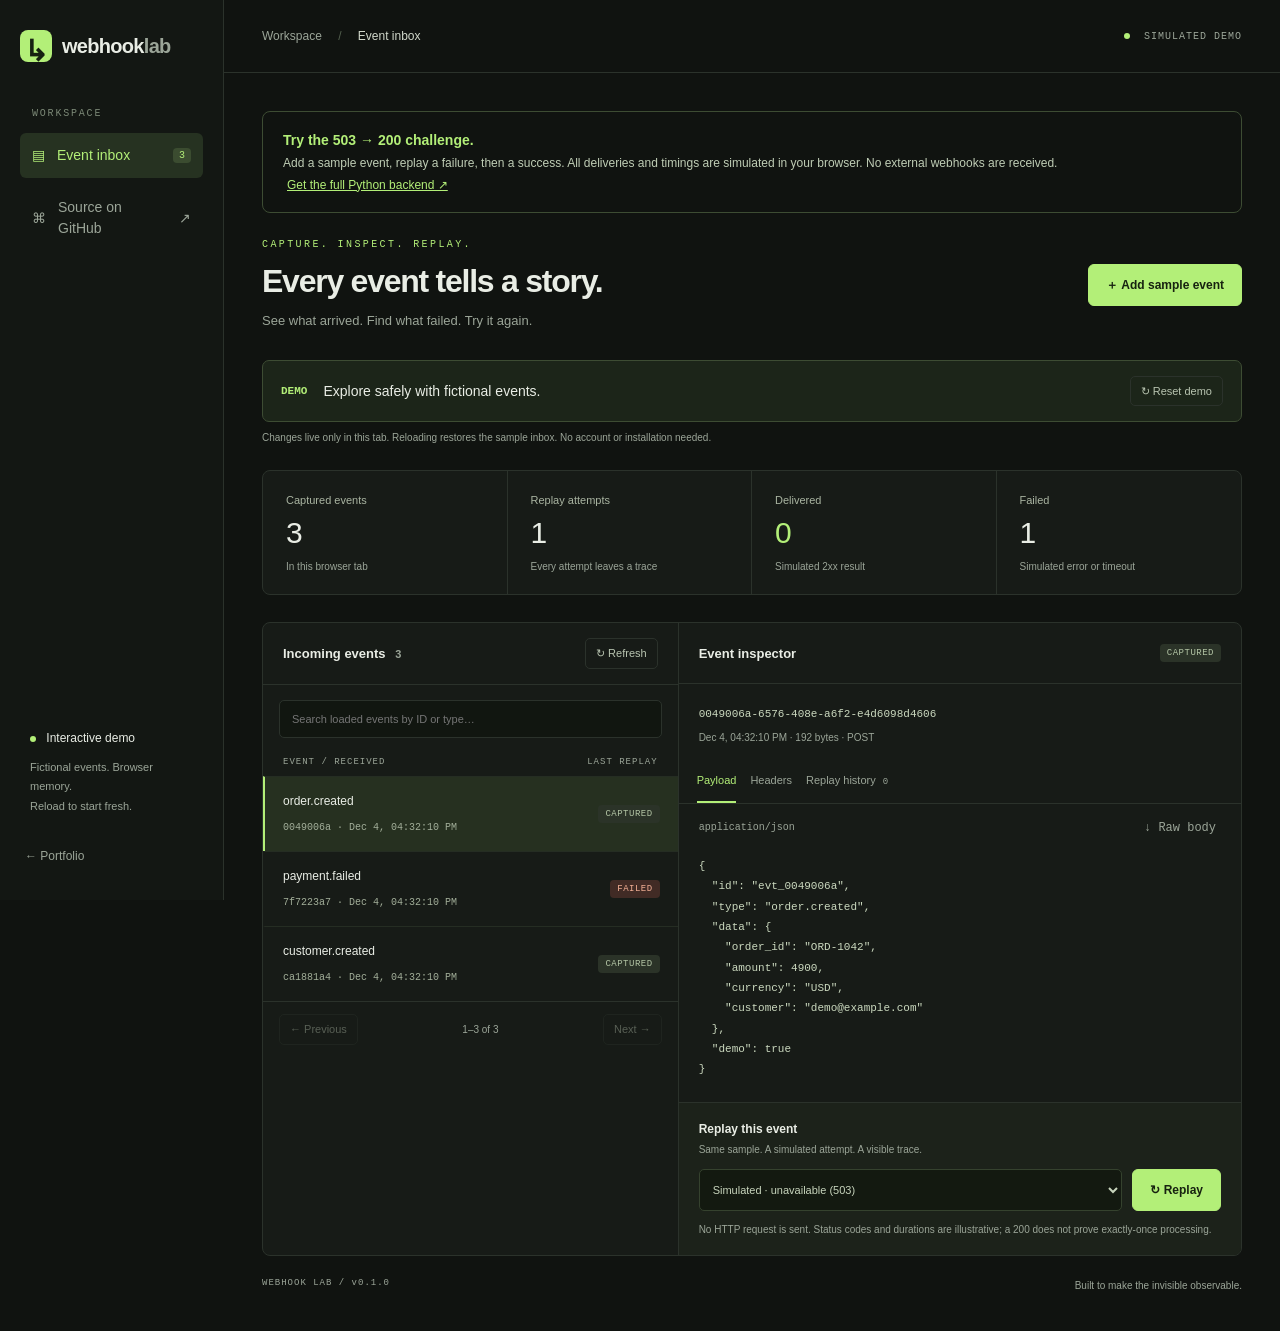
<file: demo/index.html>
<!doctype html>
<html lang="en">
<head>
  <meta charset="utf-8"><meta name="viewport" content="width=device-width, initial-scale=1">
  <title>Webhook Lab — Interactive demo | Diego Gutierrez</title>
  <meta name="description" content="Explore webhook payloads and simulated replay failures in Webhook Lab. A Python and FastAPI project by Diego Gutierrez.">
  <meta name="robots" content="noindex,follow">
  <link rel="canonical" href="https://diegogutierrez.pages.dev/webhook-lab/">
  <link rel="icon" href="data:image/svg+xml,%3Csvg xmlns='http://www.w3.org/2000/svg' viewBox='0 0 32 32'%3E%3Crect width='32' height='32' rx='8' fill='%23b3f36a'/%3E%3Cpath d='M8 10v12h16V10M8 16h16' fill='none' stroke='%23121912' stroke-width='3'/%3E%3C/svg%3E">
  <link rel="stylesheet" href="./style.css"><script type="module" src="./app.js"></script>
</head>
<body>
  <div id="workspace">
    <aside class="sidebar">
      <div class="brand"><span class="brand-icon">↳</span> webhook<span class="muted">lab</span></div>
      <p class="sidebar-label">WORKSPACE</p><div class="nav-active"><span>▤</span> Event inbox <span id="nav-count" class="pill">0</span></div>
      <a class="nav-link" href="https://github.com/DimaGutierrez/webhook-lab" target="_blank" rel="noopener"><span>⌘</span> Source on GitHub <span>↗</span></a>
      <div class="sidebar-note"><span class="online-dot"></span> Interactive demo<p>Fictional events. Browser memory.<br>Reload to start fresh.</p></div>
      <a class="quiet" href="/">← Portfolio</a>
    </aside>
    <main>
      <header class="topbar"><span>Workspace <span class="slash">/</span> <strong>Event inbox</strong></span><span class="local-tag"><span class="online-dot"></span> SIMULATED DEMO</span></header>
      <section class="content">
        <div class="demo-banner"><strong>Try the 503 → 200 challenge.</strong> Add a sample event, replay a failure, then a success. All deliveries and timings are simulated in your browser. No external webhooks are received. <a href="https://github.com/DimaGutierrez/webhook-lab">Get the full Python backend ↗</a></div>
        <div class="page-heading"><div><p class="eyebrow">CAPTURE. INSPECT. REPLAY.</p><h1>Every event tells a story.</h1><p class="muted">See what arrived. Find what failed. Try it again.</p></div><button id="sample" class="primary">＋ Add sample event</button></div>
<div class="endpoint-card"><div><span class="method">DEMO</span><span>Explore safely with fictional events.</span></div><button id="reset" class="small-btn">↻ Reset demo</button></div><p class="endpoint-hint">Changes live only in this tab. Reloading restores the sample inbox. No account or installation needed.</p>
        <div class="metrics"><div><span>Captured events</span><strong id="stat-events">0</strong><small>In this browser tab</small></div><div><span>Replay attempts</span><strong id="stat-attempts">0</strong><small>Every attempt leaves a trace</small></div><div><span>Delivered</span><strong id="stat-delivered" class="lime">0</strong><small>Simulated 2xx result</small></div><div><span>Failed</span><strong id="stat-failed">0</strong><small>Simulated error or timeout</small></div></div>
        <div class="workbench">
          <section class="inbox-pane" aria-label="Captured events">
            <div class="pane-heading"><h2>Incoming events <span id="list-count" class="muted">0</span></h2><button id="refresh" class="small-btn">↻ Refresh</button></div>
            <label for="search" class="sr-only">Filter loaded events</label><input id="search" class="search" placeholder="Search loaded events by ID or type…">
            <div class="list-label"><span>EVENT / RECEIVED</span><span>LAST REPLAY</span></div>
            <div id="event-list"></div>
            <div class="pagination"><button id="prev" class="small-btn">← Previous</button><span id="page-info"></span><button id="next" class="small-btn">Next →</button></div>
          </section>
          <section class="detail-pane" aria-label="Event inspector">
            <div id="empty-detail" class="empty"><span class="empty-icon">⌁</span><h2>A closer look starts here.</h2><p>Add a sample or select an event<br>to inspect its payload and replay history.</p></div>
            <div id="event-detail" hidden>
              <div class="pane-heading"><h2>Event inspector</h2><span class="badge captured">CAPTURED</span></div>
              <div class="event-meta"><code id="detail-id"></code><p id="detail-meta" class="muted"></p></div>
              <div class="tabs" role="tablist" aria-label="Event details"><button id="tab-payload" role="tab" aria-controls="panel-payload" aria-selected="true" data-tab="payload" class="active">Payload</button><button id="tab-headers" role="tab" aria-controls="panel-headers" aria-selected="false" data-tab="headers">Headers</button><button id="tab-attempts" role="tab" aria-controls="panel-attempts" aria-selected="false" data-tab="attempts">Replay history <span id="attempt-count">0</span></button></div>
              <div id="panel-payload" role="tabpanel" aria-labelledby="tab-payload"><div class="code-toolbar"><span id="content-type"></span><button id="download" class="quiet">↓ Raw body</button></div><pre id="payload"></pre></div>
              <div id="panel-headers" role="tabpanel" aria-labelledby="tab-headers" hidden><p class="hint inset">These are fictional diagnostic headers. The full backend sanitizes headers before storage.</p><pre id="headers"></pre></div>
              <div id="panel-attempts" role="tabpanel" aria-labelledby="tab-attempts" hidden><div id="attempts"></div></div>
              <div class="replay-box"><div><h3>Replay this event</h3><p>Same sample. A simulated attempt. A visible trace.</p></div><label class="sr-only" for="target">Replay destination</label><div class="replay-controls"><select id="target"></select><button id="replay" class="primary">↻ Replay</button></div><p class="hint">No HTTP request is sent. Status codes and durations are illustrative; a 200 does not prove exactly-once processing.</p></div>
            </div>
          </section>
        </div>
        <footer><span>WEBHOOK LAB <span class="muted">/</span> v0.1.0</span><span>Built to make the invisible observable.</span></footer>
      </section>
    </main>
  </div>
  <div id="toast" role="status" hidden></div>
</body>
</html>
</file>
<file: demo/style.css>
:root{color-scheme:dark;--bg:#101310;--panel:#171b17;--border:#2b322b;--muted:#9ba598;--text:#e9ede5;--lime:#b3ef78;--mono:Consolas,'SFMono-Regular',monospace}*{box-sizing:border-box}body{margin:0;background:var(--bg);color:var(--text);font:14px/1.5 'Segoe UI',Arial,sans-serif}button,input,select{font:inherit}button,a,input,select{-webkit-tap-highlight-color:transparent}button{cursor:pointer}button:disabled{opacity:.4;cursor:not-allowed}button:focus-visible,a:focus-visible,input:focus-visible,select:focus-visible{outline:2px solid var(--lime);outline-offset:3px}[hidden]{display:none!important}.muted{color:var(--muted)}.lime{color:var(--lime)}code,pre{font-family:var(--mono)}.brand{display:flex;align-items:center;font-size:21px;letter-spacing:-.7px;font-weight:650;white-space:nowrap}.brand-icon{display:inline-grid;place-items:center;width:32px;height:32px;margin-right:10px;color:#162111;background:var(--lime);border-radius:8px;font-size:29px;font-weight:700}.version{font:11px var(--mono);border:1px solid var(--border);padding:4px 7px;margin-left:12px;border-radius:5px}.sidebar{position:fixed;inset:0 auto 0 0;width:224px;border-right:1px solid var(--border);padding:30px 20px;display:flex;flex-direction:column;background:#131713}.sidebar .brand{font-size:20px}.sidebar-label{font:10px var(--mono);letter-spacing:1.8px;color:#7c8977;margin:46px 12px 14px}.nav-active,.nav-link{display:flex;align-items:center;gap:12px;border-radius:6px;padding:12px;text-decoration:none}.nav-active{background:#263221;color:var(--lime)}.pill{font:10px var(--mono);margin-left:auto;background:#3b4c30;border-radius:4px;padding:2px 6px}.nav-link{margin-top:7px;color:var(--muted)}.nav-link span:last-child{margin-left:auto}.sidebar-note{margin-top:auto;padding:20px 10px 14px;font-size:12px}.sidebar-note p{color:var(--muted);font-size:11px;line-height:1.8}.online-dot{display:inline-block;width:6px;height:6px;background:var(--lime);border-radius:50%;margin-right:7px}.quiet{background:none;border:0;color:var(--muted);font-size:12px;padding:5px}.quiet:hover{color:var(--text)}main{margin-left:224px}.topbar{height:73px;display:flex;align-items:center;justify-content:space-between;padding:0 38px;border-bottom:1px solid var(--border);font-size:12px;color:var(--muted)}.topbar strong{color:#d1d8cb;font-weight:500}.slash{margin:0 13px;color:#53604e}.local-tag{font:10px var(--mono);letter-spacing:1px}.content{max-width:1500px;padding:38px;margin:auto}.page-heading{display:flex;align-items:center;justify-content:space-between;gap:20px;margin-bottom:29px}.eyebrow{font:10px var(--mono);letter-spacing:2.4px;color:var(--lime);margin:0 0 12px}h1{font-size:clamp(25px,2.5vw,36px);letter-spacing:-1.25px;font-weight:550;line-height:1.22;margin:0 0 10px}.page-heading p:last-child{margin:0;font-size:13px}.primary{display:flex;align-items:center;justify-content:center;gap:10px;background:var(--lime);color:#172210;border:1px solid var(--lime);border-radius:6px;padding:11px 17px;font-weight:650;font-size:12px;white-space:nowrap}.primary:hover{background:#c5fa93}.endpoint-card{border:1px solid #3d4c33;border-radius:7px;background:#1c2519;display:flex;align-items:center;justify-content:space-between;gap:12px;padding:15px 18px}.endpoint-card>div{display:flex;align-items:center;gap:16px;min-width:0}.method{color:var(--lime);font:11px var(--mono);font-weight:700}.endpoint-card code{font-size:12px;overflow-wrap:anywhere;color:#cddcc3}.small-btn{background:transparent;border:1px solid var(--border);border-radius:5px;color:#b9c5b1;padding:6px 10px;font-size:11px;white-space:nowrap}.small-btn:hover{background:#283025}.endpoint-hint{font-size:10px;color:var(--muted);margin:8px 0 25px}.metrics{display:grid;grid-template-columns:repeat(4,1fr);border:1px solid var(--border);border-radius:8px;margin-bottom:27px;background:var(--panel)}.metrics>div{padding:18px 23px;border-right:1px solid var(--border)}.metrics>div:last-child{border:0}.metrics span{font-size:11px;color:#aab5a2}.metrics strong{display:block;font-size:30px;font-weight:500;line-height:1.5;font-variant-numeric:tabular-nums}.metrics small{font-size:10px;color:#9ba598}.workbench{display:grid;grid-template-columns:minmax(270px,.85fr) minmax(390px,1.15fr);border:1px solid var(--border);border-radius:8px;overflow:hidden;background:var(--panel);min-height:480px}.inbox-pane{border-right:1px solid var(--border);min-width:0}.detail-pane{min-width:0}.pane-heading{display:flex;align-items:center;justify-content:space-between;min-height:61px;padding:15px 20px;border-bottom:1px solid var(--border);gap:10px}h2{font-size:13px;font-weight:550;margin:0}.pane-heading h2 span{font-size:11px;margin-left:6px}.search{margin:15px 16px 10px;width:calc(100% - 32px);padding:10px 12px;background:#111610;border:1px solid var(--border);border-radius:5px;color:var(--text);font-size:11px}.list-label{display:flex;justify-content:space-between;padding:9px 20px;color:#9ba598;font:9px var(--mono);letter-spacing:1px}.event-row{width:100%;text-align:left;display:flex;align-items:center;justify-content:space-between;gap:8px;padding:15px 18px;background:none;border:0;border-top:1px solid #252d23;color:var(--text);border-left:2px solid transparent}.event-row:hover{background:#20281d}.event-row.selected{border-left-color:var(--lime);background:#263020}.event-row strong{font-size:12px;font-weight:500;display:block;margin-bottom:5px;overflow-wrap:anywhere}.event-row small{font:10px var(--mono);color:#a2ae99}.badge{font:9px var(--mono);padding:4px 7px;border-radius:4px;white-space:nowrap;letter-spacing:.5px}.captured{background:#2b3328;color:#b4c6a6}.delivered{background:#2b3c20;color:var(--lime)}.failed{background:#412b25;color:#f4b196}.interrupted,.pending{background:#3d3622;color:#ead097}.event-meta{padding:18px 20px 8px}.event-meta>code{font-size:11px;color:#cbd9bf;overflow-wrap:anywhere}.event-meta p{font-size:10px;margin:7px 0}.tabs{display:flex;padding:0 18px;gap:20px;border-bottom:1px solid var(--border)}.tabs button{background:none;border:0;border-bottom:2px solid transparent;color:var(--muted);padding:12px 0;font-size:11px}.tabs button.active{color:var(--lime);border-color:var(--lime)}.tabs span{font:9px var(--mono);margin-left:4px}.code-toolbar{display:flex;align-items:center;justify-content:space-between;padding:12px 20px 0;color:#9ba598;font:10px var(--mono)}pre{margin:0;padding:16px 20px 22px;font-size:11px;line-height:1.85;color:#cbd9bf;white-space:pre-wrap;overflow-wrap:anywhere;min-height:165px;max-height:340px;overflow:auto;tab-size:2}.replay-box{border-top:1px solid var(--border);padding:17px 20px;background:#1c221a}.replay-box h3{font-size:12px;font-weight:550;margin:0}.replay-box p{font-size:10px;color:var(--muted);margin:4px 0 12px}.replay-controls{display:flex;gap:10px}select{flex:1;min-width:0;background:#131910;border:1px solid #35422e;border-radius:5px;color:#c7d4bc;font-size:11px;padding:9px}.hint{font-size:11px;line-height:1.7;color:var(--muted)}.replay-box .hint{font-size:10px;margin:10px 0 0}.empty{padding:65px 15px;text-align:center;color:var(--muted)}.empty-icon{display:block;font-size:46px;color:var(--lime);line-height:1.5}.empty h2{color:#d0dbc6;font-size:15px;margin:12px 0}.empty p{font-size:12px;line-height:1.9}.list-empty{padding:35px 20px;text-align:center;color:var(--muted);font-size:12px}.pagination{display:flex;align-items:center;justify-content:space-between;padding:12px 16px;border-top:1px solid var(--border);font-size:10px;color:var(--muted)}.attempt{padding:14px 20px;border-bottom:1px solid var(--border);font-size:11px}.attempt>div{display:flex;justify-content:space-between;align-items:center;gap:10px}.attempt p{color:var(--muted);font-size:10px;margin:7px 0 0}.inset{margin:15px 20px 0}footer{display:flex;justify-content:space-between;gap:15px;margin:22px 0 0;color:#9ba598;font-size:10px}footer>span:first-child{font:9px var(--mono);letter-spacing:1px}.login-shell{min-height:100vh;display:grid;place-items:center;padding:24px;background:radial-gradient(ellipse at 30% 10%,#27331f 0,transparent 65%)}.login-card{max-width:470px;width:100%;padding:36px;background:var(--panel);border:1px solid #3b4733;border-radius:14px}.login-card .brand{margin-bottom:38px}.login-card h1{font-size:34px}.login-card>.muted{font-size:13px;line-height:1.8;margin-bottom:25px}.login-card label{font-size:12px}.login-card input{width:100%;margin-top:8px;padding:12px;border:1px solid #45523c;background:#11160e;color:var(--text);border-radius:5px}.login-card .primary{width:100%;justify-content:space-between;margin-top:24px}.login-card .hint{font-size:10px}#login-error{color:#f4b196;font-size:12px}#toast{position:fixed;bottom:25px;left:50%;transform:translateX(-50%);background:#c0f58b;color:#1a2713;border-radius:7px;padding:12px 22px;font-size:12px;box-shadow:0 10px 40px #0008;z-index:20;max-width:90vw}.sr-only{position:absolute;width:1px;height:1px;padding:0;margin:-1px;overflow:hidden;clip:rect(0,0,0,0);white-space:nowrap;border:0}@media(min-width:1500px){.workbench{min-height:530px}pre{min-height:215px}}@media(max-width:1100px){.sidebar{width:185px;padding:25px 13px}.sidebar .brand{font-size:17px}main{margin-left:185px}.content{padding:26px}.topbar{padding:0 26px}.workbench{grid-template-columns:minmax(240px,.8fr) minmax(320px,1.2fr)}.metrics>div{padding:15px}.page-heading{align-items:flex-start;flex-direction:column}}@media(max-width:800px){.sidebar{position:static;width:auto;padding:16px;border-right:0;border-bottom:1px solid var(--border);display:flex;flex-direction:row;align-items:center;justify-content:space-between}.sidebar-label,.nav-active,.nav-link,.sidebar-note{display:none}main{margin-left:0}.topbar{height:50px;padding:0 20px}.content{padding:24px 18px}.workbench{grid-template-columns:1fr}.inbox-pane{border-right:0;border-bottom:1px solid var(--border)}.metrics{grid-template-columns:repeat(2,1fr)}.metrics>div:nth-child(2){border-right:0}.metrics>div:nth-child(-n+2){border-bottom:1px solid var(--border)}.endpoint-card{padding:12px}.endpoint-card>div{gap:9px}.endpoint-card code{font-size:10px}.endpoint-hint{line-height:1.6}.page-heading{gap:16px}footer{flex-direction:column}.login-card{padding:26px}#event-list{max-height:280px;overflow:auto}.replay-controls{flex-wrap:wrap}}

.demo-banner{padding:16px 20px;border:1px solid #3d4c33;border-radius:8px;margin-bottom:26px;color:#bfcdb5;line-height:1.8;font-size:12px}.demo-banner strong{display:block;color:var(--lime);font-size:14px}.demo-banner a{color:var(--lime);display:inline-block;margin-left:4px}.endpoint-card span{overflow-wrap:anywhere}.quiet{text-decoration:none}.topbar{gap:12px}.tabs{gap:14px} @media(max-width:420px){.content{padding:20px 12px}.local-tag{font-size:8px;letter-spacing:0}.topbar{padding:0 12px}.endpoint-card{align-items:flex-start;flex-direction:column}.tabs{gap:12px}.tabs button{font-size:10px}.pane-heading{padding:14px}.metrics>div{padding:12px}}
</file>
